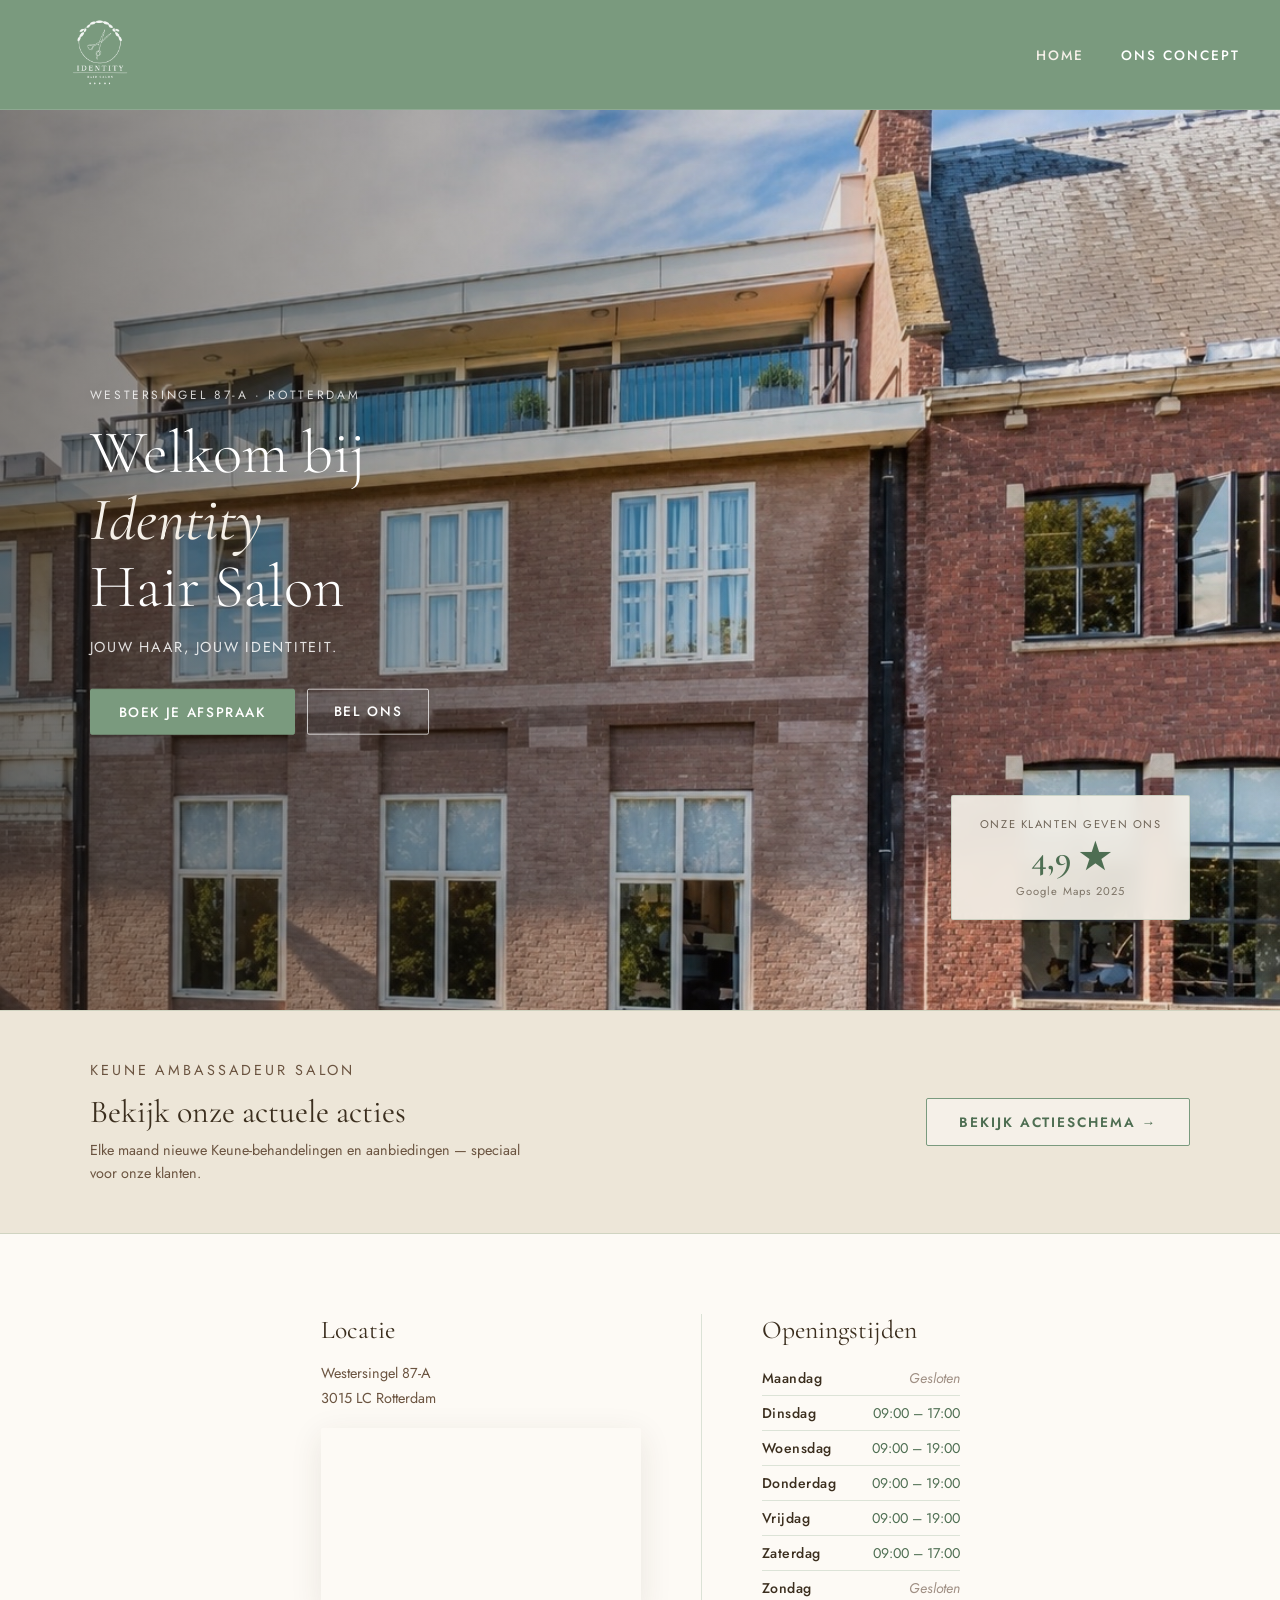
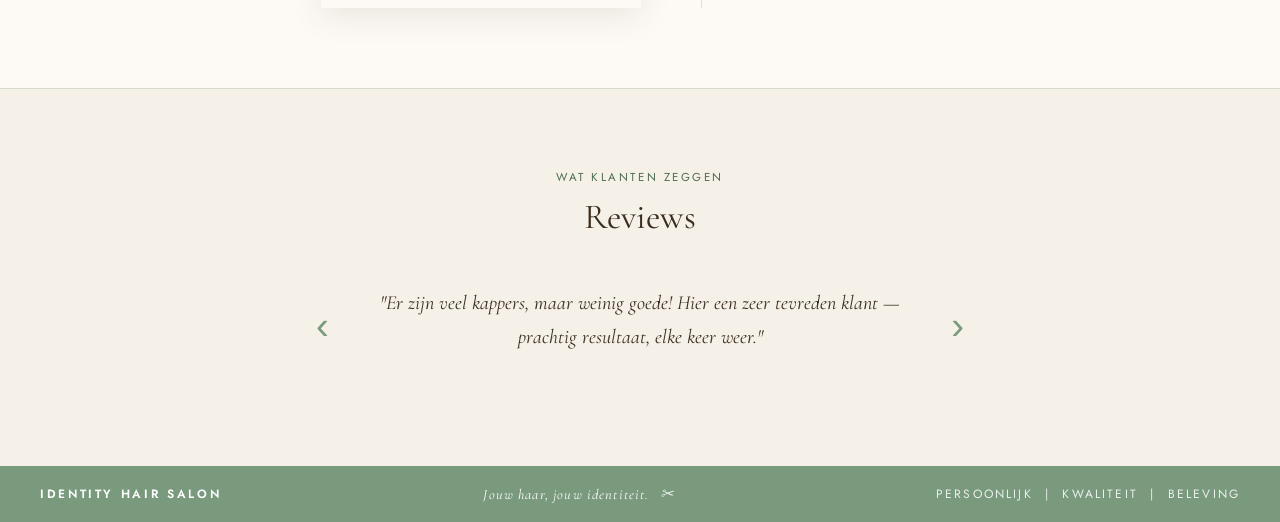
<file: index.html>
<!DOCTYPE html>
<html lang="nl">
<head>
  <meta charset="UTF-8">
  <meta name="viewport" content="width=device-width, initial-scale=1.0">
  <title>Identity Hair Salon</title>
  <link rel="stylesheet" href="css/style.css">
  <link rel="stylesheet" href="css/home.css">
</head>
<body>

  <!-- Navbar -->
  <nav class="navbar">
    <a href="index.html">
      <img src="assets/logo.png" alt="Identity Hair Salon" class="logo">
    </a>
    <ul class="navbar-links">
      <li><a href="index.html" class="active">Home</a></li>
      <li><a href="ons-concept.html">Ons Concept</a></li>
    </ul>
    <button class="hamburger" id="hamburger" aria-label="Menu">
      <span></span><span></span><span></span>
    </button>
  </nav>

  <nav class="mobile-nav" id="mobile-nav">
    <a href="index.html" class="active">Home</a>
    <a href="ons-concept.html">Ons Concept</a>
  </nav>

  <!-- Hero -->
  <section class="hero">
    <img src="assets/hero.png" alt="Identity Hair Salon interieur">
    <div class="hero-overlay"></div>
    <div class="hero-content">
      <p class="hero-eyebrow">Westersingel 87-A · Rotterdam</p>
      <h1>Welkom bij<br><span class="hero-brand">Identity</span><br>Hair Salon</h1>
      <p class="hero-sub">Jouw haar, jouw identiteit.</p>
      <div class="hero-buttons">
        <a href="https://www.salonhub.nl" class="btn">Boek je afspraak</a>
        <a href="tel:+31000000000" class="btn-outline">Bel ons</a>
      </div>
    </div>
    <div class="hero-rating">
      <p class="rating-label">Onze klanten geven ons</p>
      <p class="rating-score">4,9 ★</p>
      <p class="rating-source">Google Maps 2025</p>
    </div>
  </section>

  <!-- Acties Banner -->
  <section class="acties-banner">
    <div class="acties-banner-inner">
      <div class="acties-text">
        <p class="acties-eyebrow">Keune Ambassadeur Salon</p>
        <h2>Bekijk onze actuele acties</h2>
        <p>Elke maand nieuwe Keune-behandelingen en aanbiedingen — speciaal voor onze klanten.</p>
      </div>
      <a href="ons-concept.html#acties" class="btn-acties">Bekijk actieschema →</a>
    </div>
  </section>

  <!-- Info -->
  <section class="info">
    <div class="locatie">
      <h2>Locatie</h2>
      <address>
        Westersingel 87-A<br>
        3015 LC Rotterdam
      </address>
      <div class="map-container">
        <iframe
          src="https://www.google.com/maps?q=Westersingel+87,+Rotterdam&output=embed&hl=nl&z=15"
          frameborder="0"
          allowfullscreen
          title="Locatie Identity Hair Salon">
        </iframe>
      </div>
    </div>
    <div class="divider-v"></div>
    <div class="openingstijden">
      <h2>Openingstijden</h2>
      <ul>
        <li><span class="day">Maandag</span>   <span class="time closed">Gesloten</span></li>
        <li><span class="day">Dinsdag</span>   <span class="time">09:00 – 17:00</span></li>
        <li><span class="day">Woensdag</span> <span class="time">09:00 – 19:00</span></li>
        <li><span class="day">Donderdag</span> <span class="time">09:00 – 19:00</span></li>
        <li><span class="day">Vrijdag</span>   <span class="time">09:00 – 19:00</span></li>
        <li><span class="day">Zaterdag</span>  <span class="time">09:00 – 17:00</span></li>
        <li><span class="day">Zondag</span>    <span class="time closed">Gesloten</span></li>
      </ul>
    </div>
  </section>

  <!-- Reviews -->
  <section class="reviews">
    <p class="section-eyebrow">Wat klanten zeggen</p>
    <h2>Reviews</h2>
    <div class="review-carousel-wrapper">
      <button class="prev" aria-label="Vorige">&#x2039;</button>
      <div class="review-carousel">
        <blockquote class="review-item active">"Er zijn veel kappers, maar weinig goede! Hier een zeer tevreden klant — prachtig resultaat, elke keer weer."</blockquote>
        <blockquote class="review-item">"Super klantvriendelijk, fijne sfeer en geweldig resultaat. Zeker een aanrader!"</blockquote>
        <blockquote class="review-item">"Fantastische salon die echt de tijd neemt en persoonlijk kijkt wat je wil. Ik ga altijd met een grote glimlach weg."</blockquote>
        <blockquote class="review-item">"Vakkundige stylisten, fijne sfeer in de zaak — altijd tevreden naar huis."</blockquote>
        <blockquote class="review-item">"Huiskamergevoel, heel persoonlijk en relaxed. En dan ook nog mooi geknipt de deur uit! 😊"</blockquote>
        <blockquote class="review-item">"Superfijn team. Denken echt met je mee en de sfeer is geweldig. Aanrader!"</blockquote>
      </div>
      <button class="next" aria-label="Volgende">&#x203A;</button>
    </div>
  </section>

  <!-- Footer -->
  <footer>
    <span class="footer-brand">Identity Hair Salon</span>
    <span class="footer-tagline">
      Jouw haar, jouw identiteit.
      <span class="scissors-icon">✂</span>
    </span>
    <span class="footer-values">Persoonlijk &nbsp;|&nbsp; Kwaliteit &nbsp;|&nbsp; Beleving</span>
  </footer>

  <script>
    // Hamburger
    const ham = document.getElementById('hamburger');
    const mob = document.getElementById('mobile-nav');
    ham.addEventListener('click', () => {
      ham.classList.toggle('open');
      mob.classList.toggle('open');
    });

    // Review carousel
    const items = document.querySelectorAll('.review-item');
    let current = 0;
    const show = (n) => {
      items[current].classList.remove('active');
      current = (n + items.length) % items.length;
      items[current].classList.add('active');
    };
    document.querySelector('.prev').addEventListener('click', () => show(current - 1));
    document.querySelector('.next').addEventListener('click', () => show(current + 1));
    setInterval(() => show(current + 1), 5000);
  </script>

</body>
</html>
</file>
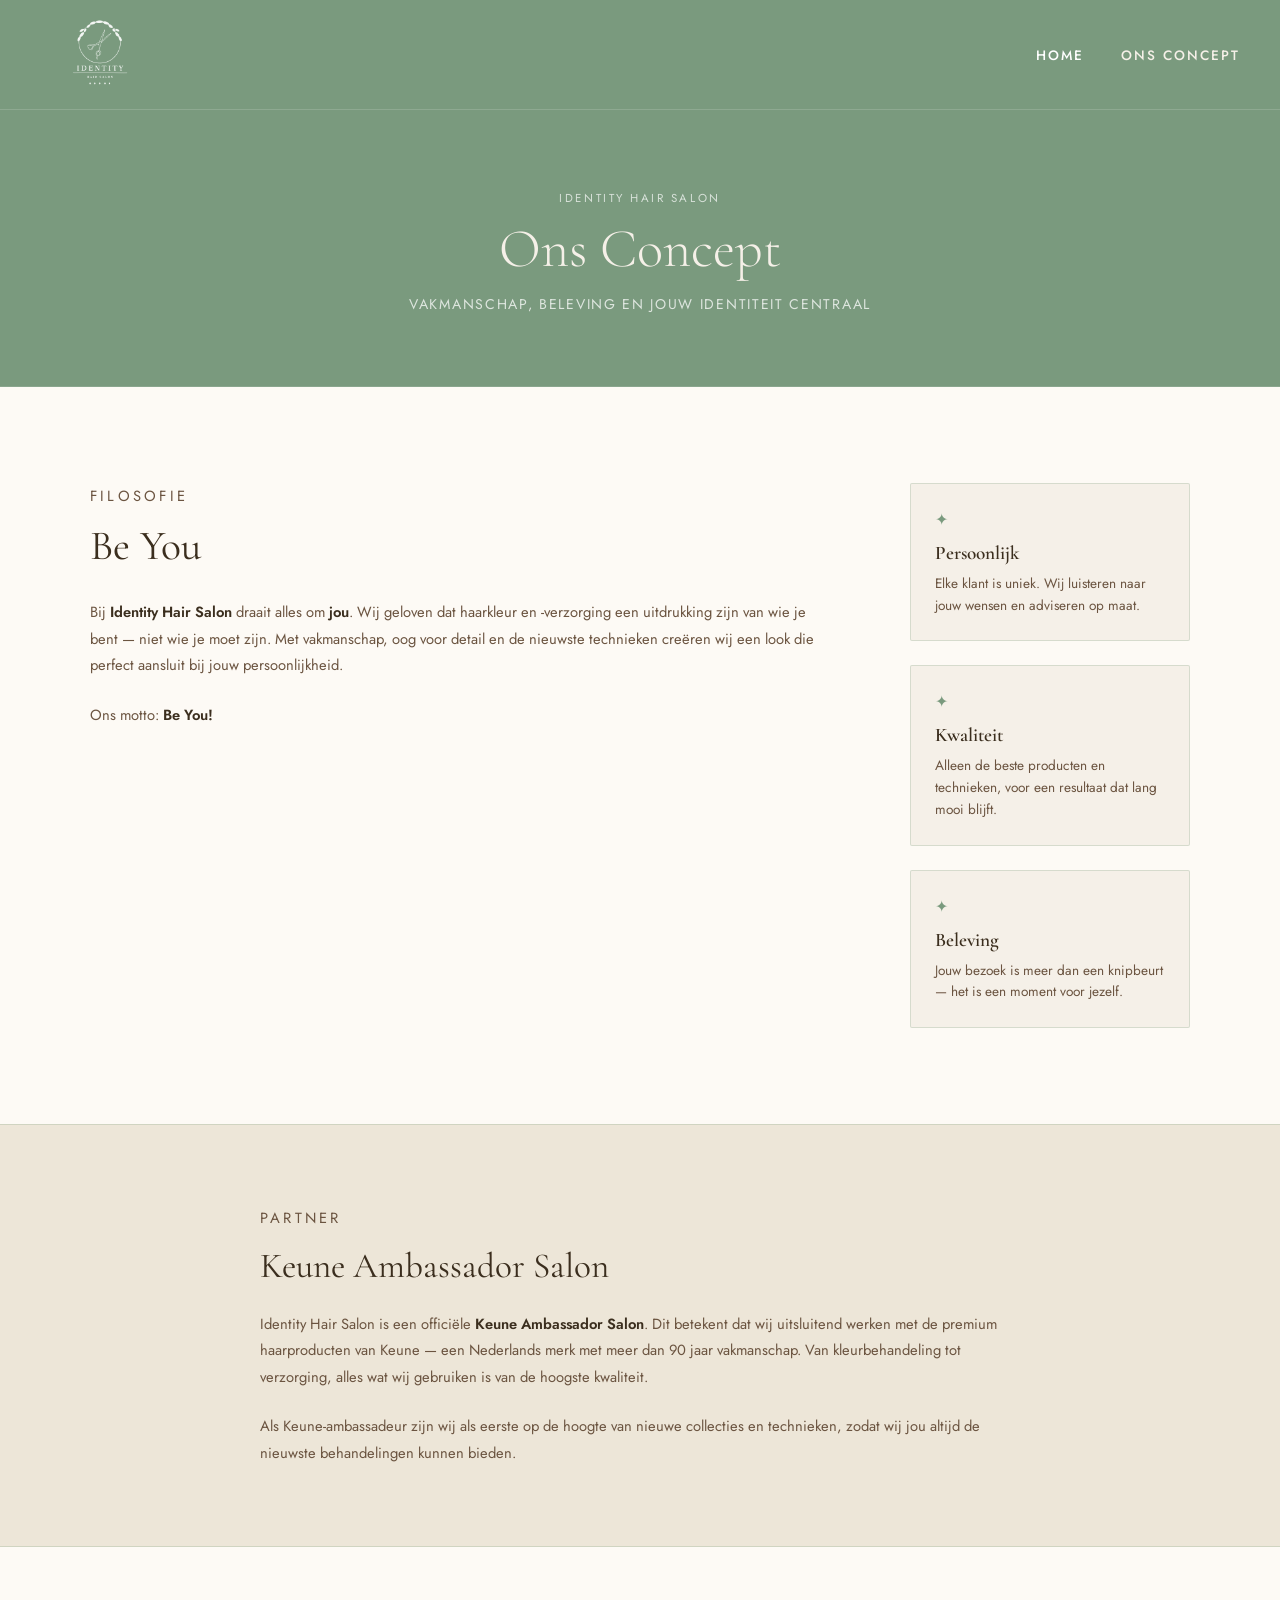
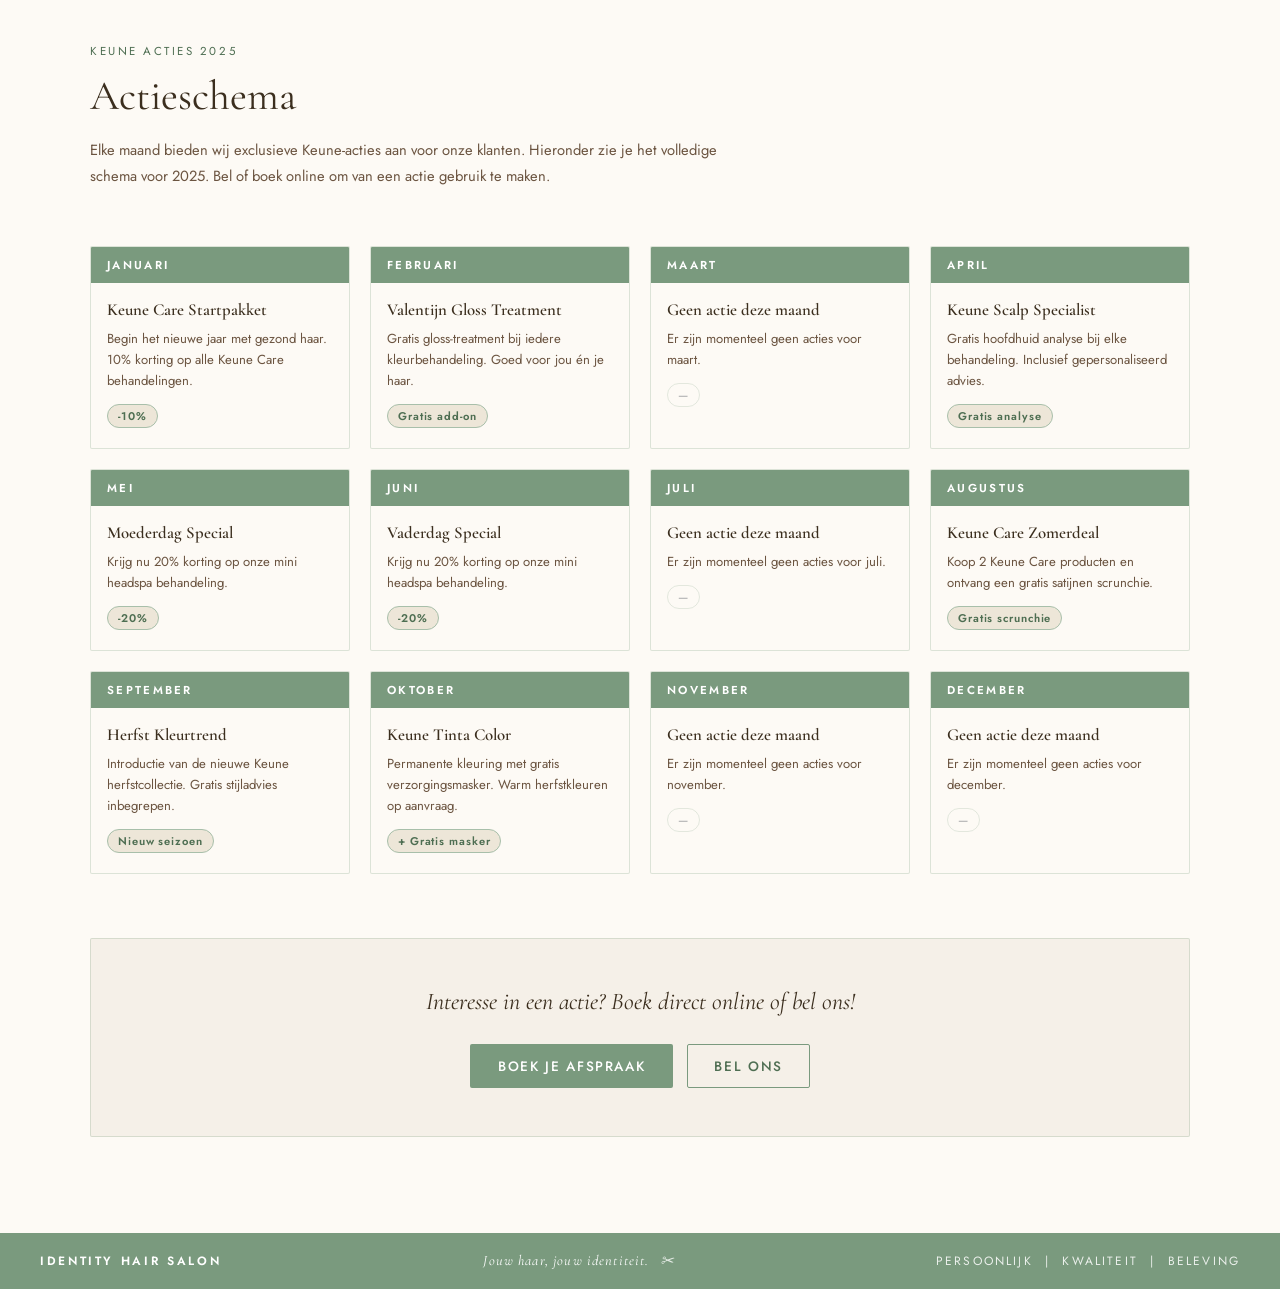
<file: ons-concept.html>
<!DOCTYPE html>
<html lang="nl">
<head>
  <meta charset="UTF-8">
  <meta name="viewport" content="width=device-width, initial-scale=1.0">
  <title>Ons Concept &amp; Acties | Identity Hair Salon</title>
  <link rel="stylesheet" href="css/style.css">
  <link rel="stylesheet" href="css/concept.css">
</head>
<body>

  <!-- Navbar -->
  <nav class="navbar">
    <a href="index.html">
      <img src="assets/logo.png" alt="Identity Hair Salon" class="logo">
    </a>
    <ul class="navbar-links">
      <li><a href="index.html">Home</a></li>
      <li><a href="ons-concept.html" class="active">Ons Concept</a></li>
    </ul>
    <button class="hamburger" id="hamburger" aria-label="Menu">
      <span></span><span></span><span></span>
    </button>
  </nav>

  <nav class="mobile-nav" id="mobile-nav">
    <a href="index.html">Home</a>
    <a href="ons-concept.html" class="active">Ons Concept</a>
  </nav>

  <!-- Page Hero -->
  <section class="page-hero">
    <div class="page-hero-inner">
      <p class="page-eyebrow">Identity Hair Salon</p>
      <h1>Ons Concept</h1>
      <p class="page-sub">Vakmanschap, beleving en jouw identiteit centraal</p>
    </div>
  </section>

  <!-- Filosofie -->
  <section class="filosofie">
    <div class="filosofie-inner">
      <div class="filosofie-text">
        <p class="section-eyebrow">Filosofie</p>
        <h2>Be You</h2>
        <p>Bij <strong>Identity Hair Salon</strong> draait alles om <strong>jou</strong>. Wij geloven dat haarkleur en -verzorging een uitdrukking zijn van wie je bent — niet wie je moet zijn. Met vakmanschap, oog voor detail en de nieuwste technieken creëren wij een look die perfect aansluit bij jouw persoonlijkheid.</p>
        <br>
        <p>Ons motto: <strong>Be You!</strong></p>
      </div>

      <div class="filosofie-values">
        <div class="value-card">
          <span class="value-icon">✦</span>
          <h3>Persoonlijk</h3>
          <p>Elke klant is uniek. Wij luisteren naar jouw wensen en adviseren op maat.</p>
        </div>
        <div class="value-card">
          <span class="value-icon">✦</span>
          <h3>Kwaliteit</h3>
          <p>Alleen de beste producten en technieken, voor een resultaat dat lang mooi blijft.</p>
        </div>
        <div class="value-card">
          <span class="value-icon">✦</span>
          <h3>Beleving</h3>
          <p>Jouw bezoek is meer dan een knipbeurt — het is een moment voor jezelf.</p>
        </div>
      </div>
    </div>
  </section>

  <!-- Keune Ambassador -->
  <section class="keune-section">
    <div class="keune-inner">
      <p class="section-eyebrow">Partner</p>
      <h2>Keune Ambassador Salon</h2>
      <p>Identity Hair Salon is een officiële <strong>Keune Ambassador Salon</strong>. Dit betekent dat wij uitsluitend werken met de premium haarproducten van Keune — een Nederlands merk met meer dan 90 jaar vakmanschap. Van kleurbehandeling tot verzorging, alles wat wij gebruiken is van de hoogste kwaliteit.</p>
      <br>
      <p>Als Keune-ambassadeur zijn wij als eerste op de hoogte van nieuwe collecties en technieken, zodat wij jou altijd de nieuwste behandelingen kunnen bieden.</p>
    </div>
  </section>

  <!-- Actieschema -->
  <section class="acties-section" id="acties">
    <div class="acties-inner">
      <p class="section-eyebrow">Keune Acties 2025</p>
      <h2>Actieschema</h2>
      <p class="acties-intro">Elke maand bieden wij exclusieve Keune-acties aan voor onze klanten. Hieronder zie je het volledige schema voor 2025. Bel of boek online om van een actie gebruik te maken.</p>

      <div class="acties-grid">

        <div class="actie-card">
          <div class="actie-maand">Januari</div>
          <div class="actie-body">
            <h4>Keune Care Startpakket</h4>
            <p>Begin het nieuwe jaar met gezond haar. 10% korting op alle Keune Care behandelingen.</p>
            <span class="actie-badge">-10%</span>
          </div>
        </div>

        <div class="actie-card">
          <div class="actie-maand">Februari</div>
          <div class="actie-body">
            <h4>Valentijn Gloss Treatment</h4>
            <p>Gratis gloss-treatment bij iedere kleurbehandeling. Goed voor jou én je haar.</p>
            <span class="actie-badge">Gratis add-on</span>
          </div>
        </div>

        <div class="actie-card">
          <div class="actie-maand">Maart</div>
          <div class="actie-body">
            <h4>Geen actie deze maand</h4>
            <p>Er zijn momenteel geen acties voor maart.</p>
            <span class="actie-badge actie-badge--leeg">—</span>
          </div>
        </div>

        <div class="actie-card">
          <div class="actie-maand">April</div>
          <div class="actie-body">
            <h4>Keune Scalp Specialist</h4>
            <p>Gratis hoofdhuid analyse bij elke behandeling. Inclusief gepersonaliseerd advies.</p>
            <span class="actie-badge">Gratis analyse</span>
          </div>
        </div>

        <div class="actie-card">
          <div class="actie-maand">Mei</div>
          <div class="actie-body">
            <h4>Moederdag Special</h4>
            <p>Krijg nu 20% korting op onze mini headspa behandeling.</p>
            <span class="actie-badge">-20%</span>
          </div>
        </div>

        <div class="actie-card">
          <div class="actie-maand">Juni</div>
          <div class="actie-body">
            <h4>Vaderdag Special</h4>
            <p>Krijg nu 20% korting op onze mini headspa behandeling.</p>
            <span class="actie-badge">-20%</span>
          </div>
        </div>

        <div class="actie-card">
          <div class="actie-maand">Juli</div>
          <div class="actie-body">
            <h4>Geen actie deze maand</h4>
            <p>Er zijn momenteel geen acties voor juli.</p>
            <span class="actie-badge actie-badge--leeg">—</span>
          </div>
        </div>

        <div class="actie-card">
          <div class="actie-maand">Augustus</div>
          <div class="actie-body">
            <h4>Keune Care Zomerdeal</h4>
            <p>Koop 2 Keune Care producten en ontvang een gratis satijnen scrunchie.</p>
            <span class="actie-badge">Gratis scrunchie</span>
          </div>
        </div>

        <div class="actie-card">
          <div class="actie-maand">September</div>
          <div class="actie-body">
            <h4>Herfst Kleurtrend</h4>
            <p>Introductie van de nieuwe Keune herfstcollectie. Gratis stijladvies inbegrepen.</p>
            <span class="actie-badge">Nieuw seizoen</span>
          </div>
        </div>

        <div class="actie-card">
          <div class="actie-maand">Oktober</div>
          <div class="actie-body">
            <h4>Keune Tinta Color</h4>
            <p>Permanente kleuring met gratis verzorgingsmasker. Warm herfstkleuren op aanvraag.</p>
            <span class="actie-badge">+ Gratis masker</span>
          </div>
        </div>

        <div class="actie-card">
          <div class="actie-maand">November</div>
          <div class="actie-body">
            <h4>Geen actie deze maand</h4>
            <p>Er zijn momenteel geen acties voor november.</p>
            <span class="actie-badge actie-badge--leeg">—</span>
          </div>
        </div>

        <div class="actie-card">
          <div class="actie-maand">December</div>
          <div class="actie-body">
            <h4>Geen actie deze maand</h4>
            <p>Er zijn momenteel geen acties voor december.</p>
            <span class="actie-badge actie-badge--leeg">—</span>
          </div>
        </div>

      </div>

      <div class="acties-cta">
        <p>Interesse in een actie? Boek direct online of bel ons!</p>
        <div class="acties-cta-buttons">
          <a href="https://www.salonhub.nl" class="btn">Boek je afspraak</a>
          <a href="tel:+31000000000" class="btn-outline">Bel ons</a>
        </div>
      </div>
    </div>
  </section>

  <!-- Footer -->
  <footer>
    <span class="footer-brand">Identity Hair Salon</span>
    <span class="footer-tagline">
      Jouw haar, jouw identiteit.
      <span class="scissors-icon">✂</span>
    </span>
    <span class="footer-values">Persoonlijk &nbsp;|&nbsp; Kwaliteit &nbsp;|&nbsp; Beleving</span>
  </footer>

  <script>
    const ham = document.getElementById('hamburger');
    const mob = document.getElementById('mobile-nav');
    ham.addEventListener('click', () => {
      ham.classList.toggle('open');
      mob.classList.toggle('open');
    });
  </script>

</body>
</html>
</file>
<file: css/style.css>
@import url('https://fonts.googleapis.com/css2?family=Cormorant+Garamond:ital,wght@0,300;0,400;0,600;1,300;1,400&family=Jost:wght@300;400;500;600&display=swap');

/* ── Variables ──────────────────────────────────────── */
:root {
  --sage:       #7a9a7e;
  --sage-light: #a8bfaa;
  --sage-dark:  #4e6e52;
  --cream:      #f5f0e8;
  --cream-dark: #ede6d8;
  --brown:      #3b2e1e;
  --brown-mid:  #6b5440;
  --white:      #fdfaf5;
  --text:       #3b2e1e;
  --border:     rgba(122,154,126,0.25);
  --shadow:     0 8px 32px rgba(59,46,30,0.10);
}

/* ── Reset ──────────────────────────────────────────── */
*, *::before, *::after { box-sizing: border-box; margin: 0; padding: 0; }

html { height: 100%; scroll-behavior: smooth; }

body {
  font-family: 'Jost', sans-serif;
  color: var(--text);
  background: var(--white);
  min-height: 100%;
  display: flex;
  flex-direction: column;
  padding-top: 110px;
}

img { display: block; max-width: 100%; }
a { text-decoration: none; color: inherit; }

/* ── Navbar ─────────────────────────────────────────── */
.navbar {
  position: fixed;
  top: 0; left: 0; right: 0;
  z-index: 1000;
  display: flex;
  justify-content: space-between;
  align-items: center;
  background: var(--sage);
  padding: 0 40px;
  height: 110px;
  border-bottom: 1px solid rgba(255,255,255,0.15);
}

.navbar .logo {
  height: 80px;
  width: auto;
  object-fit: contain;
  filter: brightness(0) invert(1);
  opacity: 0.92;
}

.navbar-links {
  display: flex;
  gap: 36px;
  align-items: center;
  list-style: none;
}

.navbar-links a {
  color: #fff;
  font-family: 'Jost', sans-serif;
  font-weight: 500;
  font-size: 0.85rem;
  letter-spacing: 0.15em;
  text-transform: uppercase;
  transition: color 0.3s;
}

.navbar-links a:hover,
.navbar-links a.active {
  color: var(--cream);
}

/* ── Hamburger ──────────────────────────────────────── */
.hamburger {
  display: none;
  flex-direction: column;
  gap: 5px;
  background: none;
  border: none;
  cursor: pointer;
  padding: 4px;
}
.hamburger span {
  display: block;
  width: 24px; height: 2px;
  background: #fff;
  border-radius: 2px;
  transition: all 0.3s;
}
.hamburger.open span:nth-child(1) { transform: translateY(7px) rotate(45deg); }
.hamburger.open span:nth-child(2) { opacity: 0; }
.hamburger.open span:nth-child(3) { transform: translateY(-7px) rotate(-45deg); }

/* ── Mobile nav ─────────────────────────────────────── */
.mobile-nav {
  display: none;
  flex-direction: column;
  background: var(--sage-dark);
  padding: 24px 32px;
  gap: 20px;
  position: fixed;
  top: 110px; left: 0; right: 0;
  z-index: 999;
}
.mobile-nav.open { display: flex; }
.mobile-nav a {
  color: #fff;
  font-size: 1rem;
  font-family: 'Jost', sans-serif;
  font-weight: 500;
  letter-spacing: 0.1em;
  text-transform: uppercase;
}
.mobile-nav a:hover { color: var(--cream); }

/* ── Buttons ─────────────────────────────────────────── */
.btn {
  display: inline-block;
  background: var(--sage);
  color: #fff;
  padding: 12px 28px;
  border-radius: 2px;
  font-family: 'Jost', sans-serif;
  font-weight: 500;
  font-size: 0.85rem;
  letter-spacing: 0.12em;
  text-transform: uppercase;
  transition: background 0.3s, transform 0.2s;
  border: none;
  cursor: pointer;
}
.btn:hover { background: var(--sage-dark); transform: translateY(-1px); }

.btn-outline {
  display: inline-block;
  border: 1.5px solid var(--sage);
  color: var(--sage-dark);
  padding: 11px 26px;
  border-radius: 2px;
  font-family: 'Jost', sans-serif;
  font-weight: 500;
  font-size: 0.85rem;
  letter-spacing: 0.12em;
  text-transform: uppercase;
  transition: all 0.3s;
  background: transparent;
  cursor: pointer;
}
.btn-outline:hover {
  background: var(--sage);
  color: #fff;
}

.btn-acties {
  display: inline-block;
  background: var(--cream);
  color: var(--sage-dark);
  border: 1.5px solid var(--sage);
  padding: 13px 32px;
  border-radius: 2px;
  font-family: 'Jost', sans-serif;
  font-weight: 600;
  font-size: 0.85rem;
  letter-spacing: 0.14em;
  text-transform: uppercase;
  transition: all 0.3s;
  cursor: pointer;
}
.btn-acties:hover {
  background: var(--sage);
  color: #fff;
}

/* ── Footer ──────────────────────────────────────────── */
footer {
  margin-top: auto;
  background: var(--sage);
  color: #fff;
  padding: 18px 40px;
  display: flex;
  align-items: center;
  justify-content: space-between;
  gap: 16px;
  font-family: 'Jost', sans-serif;
  font-size: 0.75rem;
  font-weight: 400;
  letter-spacing: 0.18em;
  text-transform: uppercase;
  flex-wrap: wrap;
}

.footer-brand {
  font-weight: 600;
  letter-spacing: 0.22em;
}

.footer-tagline {
  display: flex;
  align-items: center;
  gap: 10px;
  font-style: italic;
  font-family: 'Cormorant Garamond', serif;
  font-size: 0.9rem;
  letter-spacing: 0.08em;
  text-transform: none;
}

.footer-tagline .scissors-icon {
  font-size: 1rem;
  opacity: 0.8;
}

.footer-values {
  letter-spacing: 0.18em;
  opacity: 0.85;
}

/* ── Responsive ─────────────────────────────────────── */
@media (max-width: 768px) {
  body { padding-top: 80px; }
  .navbar { height: 80px; padding: 0 20px; }
  .navbar .logo { height: 56px; }
  .navbar-links { display: none; }
  .hamburger { display: flex; }
  .mobile-nav { top: 80px; }

  footer {
    flex-direction: column;
    text-align: center;
    gap: 8px;
    padding: 16px 20px;
  }
}
</file>
<file: css/home.css>
/* ── Hero ────────────────────────────────────────────── */
.hero {
  position: relative;
  width: 100%;
  overflow: hidden;
}

.hero img {
  width: 100%;
  height: 100vh;
  object-fit: cover;
  object-position: center top;
  display: block;
}

.hero-overlay {
  position: absolute;
  inset: 0;
  background: linear-gradient(
    to right,
    rgba(30, 24, 18, 0.55) 0%,
    rgba(30, 24, 18, 0.15) 60%,
    rgba(30, 24, 18, 0.05) 100%
  );
}

.hero-content {
  position: absolute;
  top: 50%;
  left: 7%;
  transform: translateY(-50%);
  color: #fff;
  max-width: 380px;
}

.hero-eyebrow {
  font-family: 'Jost', sans-serif;
  font-size: 0.75rem;
  letter-spacing: 0.22em;
  text-transform: uppercase;
  opacity: 0.8;
  margin-bottom: 16px;
}

.hero-content h1 {
  font-family: 'Cormorant Garamond', serif;
  font-size: 3.8rem;
  font-weight: 300;
  line-height: 1.1;
  margin-bottom: 16px;
  color: #fff;
}

.hero-brand {
  font-style: italic;
  font-weight: 400;
  color: var(--cream);
}

.hero-sub {
  font-family: 'Jost', sans-serif;
  font-size: 0.9rem;
  letter-spacing: 0.12em;
  opacity: 0.85;
  margin-bottom: 32px;
  text-transform: uppercase;
}

.hero-buttons {
  display: flex;
  gap: 12px;
  flex-wrap: wrap;
}

.hero-buttons .btn {
  background: var(--sage);
  border: 1.5px solid var(--sage);
  color: #fff;
}
.hero-buttons .btn:hover {
  background: var(--sage-dark);
  border-color: var(--sage-dark);
}

.hero-buttons .btn-outline {
  border-color: rgba(255,255,255,0.7);
  color: #fff;
}
.hero-buttons .btn-outline:hover {
  background: rgba(255,255,255,0.15);
  color: #fff;
}

.hero-rating {
  position: absolute;
  bottom: 10%;
  right: 7%;
  background: rgba(245, 240, 232, 0.92);
  backdrop-filter: blur(8px);
  border: 1px solid rgba(122,154,126,0.3);
  padding: 20px 28px;
  border-radius: 2px;
  text-align: center;
  color: var(--brown);
  box-shadow: var(--shadow);
  min-width: 140px;
}

.rating-label {
  font-size: 0.7rem;
  letter-spacing: 0.14em;
  text-transform: uppercase;
  opacity: 0.7;
  margin-bottom: 8px;
}

.rating-score {
  font-family: 'Cormorant Garamond', serif;
  font-size: 2.2rem;
  font-weight: 600;
  color: var(--sage-dark);
  line-height: 1;
  margin-bottom: 8px;
}

.rating-source {
  font-size: 0.7rem;
  letter-spacing: 0.1em;
  opacity: 0.6;
}

/* ── Acties Banner ──────────────────────────────────── */
.acties-banner {
  background: var(--cream-dark);
  border-top: 1px solid var(--border);
  border-bottom: 1px solid var(--border);
  padding: 48px 60px;
}

.acties-banner-inner {
  max-width: 1100px;
  margin: 0 auto;
  display: flex;
  align-items: center;
  justify-content: space-between;
  gap: 40px;
  flex-wrap: wrap;
}

.acties-eyebrow {
  font-size: 0.72rem;
  letter-spacing: 0.2em;
  text-transform: uppercase;
  color: var(--sage-dark);
  margin-bottom: 10px;
}

.acties-text h2 {
  font-family: 'Cormorant Garamond', serif;
  font-size: 2rem;
  font-weight: 400;
  color: var(--brown);
  margin-bottom: 8px;
}

.acties-text p {
  font-size: 0.9rem;
  color: var(--brown-mid);
  max-width: 440px;
  line-height: 1.6;
}

/* ── Info ────────────────────────────────────────────── */
.info {
  display: flex;
  justify-content: center;
  align-items: flex-start;
  gap: 0;
  padding: 80px 60px;
  background: var(--white);
  max-width: 1100px;
  margin: 0 auto;
  width: 100%;
  box-sizing: border-box;
}

.divider-v {
  width: 1px;
  background: var(--border);
  align-self: stretch;
  margin: 0 60px;
  flex-shrink: 0;
}

.info h2 {
  font-family: 'Cormorant Garamond', serif;
  font-size: 1.6rem;
  font-weight: 400;
  color: var(--brown);
  margin-bottom: 16px;
}

.locatie address {
  font-style: normal;
  font-size: 0.9rem;
  line-height: 1.7;
  color: var(--brown-mid);
  margin-bottom: 18px;
}

.map-container {
  width: 320px;
  height: 180px;
  border-radius: 2px;
  overflow: hidden;
  box-shadow: var(--shadow);
}

.map-container iframe {
  width: 100%; height: 100%;
  border: 0;
}

.openingstijden ul {
  list-style: none;
  padding: 0;
}

.openingstijden li {
  display: flex;
  justify-content: space-between;
  padding: 7px 0;
  border-bottom: 1px solid var(--border);
  font-size: 0.88rem;
}

.openingstijden li:last-child { border-bottom: none; }

.openingstijden .day {
  font-weight: 500;
  letter-spacing: 0.04em;
  min-width: 110px;
}

.openingstijden .time {
  color: var(--sage-dark);
  font-weight: 400;
}

.openingstijden .time.closed {
  color: #a09085;
  font-style: italic;
}

/* ── Reviews ─────────────────────────────────────────── */
.reviews {
  background: var(--cream);
  text-align: center;
  padding: 80px 40px 100px;
  border-top: 1px solid var(--border);
}

.section-eyebrow {
  font-size: 0.72rem;
  letter-spacing: 0.22em;
  text-transform: uppercase;
  color: var(--sage-dark);
  margin-bottom: 10px;
}

.reviews h2 {
  font-family: 'Cormorant Garamond', serif;
  font-size: 2.2rem;
  font-weight: 400;
  color: var(--brown);
  margin-bottom: 48px;
}

.review-carousel-wrapper {
  position: relative;
  width: 56%;
  margin: 0 auto;
  display: flex;
  justify-content: center;
  align-items: center;
  min-height: 80px;
}

.review-carousel {
  position: relative;
  width: 100%;
  min-height: 80px;
}

.review-item {
  position: absolute;
  top: 0; left: 0;
  width: 100%;
  opacity: 0;
  transition: opacity 0.6s ease;
  font-family: 'Cormorant Garamond', serif;
  font-size: 1.25rem;
  font-style: italic;
  line-height: 1.7;
  color: var(--brown);
  text-align: center;
  padding: 0 20px;
  pointer-events: none;
}

.review-item.active {
  opacity: 1;
  position: relative;
  pointer-events: auto;
}

.prev, .next {
  background: none;
  border: none;
  font-size: 2.4rem;
  color: var(--sage);
  cursor: pointer;
  transition: color 0.3s, transform 0.2s;
  flex-shrink: 0;
  line-height: 1;
  padding: 0 12px;
}

.prev:hover, .next:hover {
  color: var(--sage-dark);
  transform: scale(1.15);
}

/* ── Responsive ─────────────────────────────────────── */
@media (max-width: 900px) {
  .info {
    flex-direction: column;
    align-items: center;
    padding: 60px 32px;
  }
  .divider-v { display: none; }
  .map-container { width: 100%; }
  .acties-banner { padding: 40px 32px; }
}

@media (max-width: 768px) {
  .hero img { height: 65vh; }

  .hero-content {
    left: 5%;
    max-width: 280px;
  }

  .hero-content h1 { font-size: 2.8rem; }

  .hero-rating {
    bottom: 5%;
    right: 5%;
    padding: 14px 18px;
  }

  .review-carousel-wrapper { width: 88%; }

  .acties-banner-inner {
    flex-direction: column;
    align-items: flex-start;
  }
}

@media (max-width: 480px) {
  .hero-content h1 { font-size: 2.2rem; }
  .hero-rating { display: none; }
  .hero-buttons { flex-direction: column; }
  .hero-buttons .btn,
  .hero-buttons .btn-outline { width: 100%; text-align: center; }
}
</file>
<file: css/concept.css>
/* ── Page Hero ───────────────────────────────────────── */
.page-hero {
  background: var(--sage);
  padding: 80px 60px 72px;
  text-align: center;
  border-bottom: 1px solid rgba(255,255,255,0.12);
}

.page-hero-inner {
  max-width: 700px;
  margin: 0 auto;
}

.page-eyebrow {
  font-size: 0.72rem;
  letter-spacing: 0.22em;
  text-transform: uppercase;
  color: rgba(255,255,255,0.7);
  margin-bottom: 14px;
}

.page-hero h1 {
  font-family: 'Cormorant Garamond', serif;
  font-size: 3.4rem;
  font-weight: 300;
  color: var(--cream);
  margin-bottom: 14px;
  line-height: 1.1;
}

.page-sub {
  font-size: 0.88rem;
  letter-spacing: 0.12em;
  color: rgba(255,255,255,0.75);
  text-transform: uppercase;
}

/* ── Filosofie ───────────────────────────────────────── */
.filosofie {
  background: var(--white);
  padding: 96px 60px;
}

.filosofie-inner {
  max-width: 1100px;
  margin: 0 auto;
  display: flex;
  gap: 80px;
  align-items: flex-start;
  flex-wrap: wrap;
}

.filosofie-text {
  flex: 1 1 440px;
}

.section-eyebrow {
  font-size: 0.72rem;
  letter-spacing: 0.22em;
  text-transform: uppercase;
  color: var(--sage-dark);
  margin-bottom: 12px;
  display: block;
}

.filosofie-text h2 {
  font-family: 'Cormorant Garamond', serif;
  font-size: 2.6rem;
  font-weight: 400;
  color: var(--brown);
  margin-bottom: 28px;
}

.filosofie-text p {
  font-size: 0.92rem;
  line-height: 1.8;
  color: var(--brown-mid);
}

.filosofie-text strong {
  color: var(--brown);
  font-weight: 600;
}

.filosofie-values {
  flex: 0 0 280px;
  display: flex;
  flex-direction: column;
  gap: 24px;
}

.value-card {
  background: var(--cream);
  border: 1px solid var(--border);
  border-radius: 2px;
  padding: 24px 24px;
}

.value-icon {
  color: var(--sage);
  font-size: 1rem;
  display: block;
  margin-bottom: 10px;
}

.value-card h3 {
  font-family: 'Cormorant Garamond', serif;
  font-size: 1.2rem;
  font-weight: 600;
  color: var(--brown);
  margin-bottom: 8px;
}

.value-card p {
  font-size: 0.85rem;
  line-height: 1.6;
  color: var(--brown-mid);
}

/* ── Keune Section ───────────────────────────────────── */
.keune-section {
  background: var(--cream-dark);
  border-top: 1px solid var(--border);
  border-bottom: 1px solid var(--border);
  padding: 80px 60px;
}

.keune-inner {
  max-width: 760px;
  margin: 0 auto;
}

.keune-inner h2 {
  font-family: 'Cormorant Garamond', serif;
  font-size: 2.2rem;
  font-weight: 400;
  color: var(--brown);
  margin-bottom: 24px;
}

.keune-inner p {
  font-size: 0.92rem;
  line-height: 1.8;
  color: var(--brown-mid);
}

.keune-inner strong {
  color: var(--brown);
  font-weight: 600;
}

/* ── Acties Section ──────────────────────────────────── */
.acties-section {
  background: var(--white);
  padding: 96px 60px;
}

.acties-inner {
  max-width: 1100px;
  margin: 0 auto;
}

.acties-inner > .section-eyebrow {
  display: block;
  margin-bottom: 12px;
}

.acties-inner h2 {
  font-family: 'Cormorant Garamond', serif;
  font-size: 2.6rem;
  font-weight: 400;
  color: var(--brown);
  margin-bottom: 16px;
}

.acties-intro {
  font-size: 0.92rem;
  line-height: 1.8;
  color: var(--brown-mid);
  max-width: 640px;
  margin-bottom: 56px;
}

/* ── Acties Grid ─────────────────────────────────────── */
.acties-grid {
  display: grid;
  grid-template-columns: repeat(4, 1fr);
  gap: 20px;
  margin-bottom: 64px;
}

.actie-card {
  border: 1px solid var(--border);
  border-radius: 2px;
  overflow: hidden;
  background: var(--white);
  transition: box-shadow 0.3s, transform 0.2s;
}

.actie-card:hover {
  box-shadow: 0 8px 28px rgba(59,46,30,0.10);
  transform: translateY(-2px);
}

.actie-maand {
  background: var(--sage);
  color: #fff;
  font-family: 'Jost', sans-serif;
  font-size: 0.72rem;
  font-weight: 600;
  letter-spacing: 0.2em;
  text-transform: uppercase;
  padding: 10px 16px;
}

.actie-body {
  padding: 16px 16px 20px;
  position: relative;
}

.actie-body h4 {
  font-family: 'Cormorant Garamond', serif;
  font-size: 1.05rem;
  font-weight: 600;
  color: var(--brown);
  margin-bottom: 8px;
}

.actie-body p {
  font-size: 0.82rem;
  line-height: 1.6;
  color: var(--brown-mid);
  margin-bottom: 12px;
}

.actie-badge {
  display: inline-block;
  background: var(--cream-dark);
  border: 1px solid var(--sage-light);
  color: var(--sage-dark);
  font-size: 0.7rem;
  font-weight: 600;
  letter-spacing: 0.08em;
  padding: 3px 10px;
  border-radius: 999px;
}

.actie-badge--leeg {
  background: transparent;
  border-color: rgba(122,154,126,0.2);
  color: #bbb;
}

/* ── CTA ─────────────────────────────────────────────── */
.acties-cta {
  background: var(--cream);
  border: 1px solid var(--border);
  border-radius: 2px;
  padding: 48px 60px;
  text-align: center;
}

.acties-cta p {
  font-family: 'Cormorant Garamond', serif;
  font-size: 1.5rem;
  font-style: italic;
  color: var(--brown);
  margin-bottom: 28px;
}

.acties-cta-buttons {
  display: flex;
  gap: 14px;
  justify-content: center;
  flex-wrap: wrap;
}

/* ── Responsive ─────────────────────────────────────── */
@media (max-width: 1100px) {
  .acties-grid { grid-template-columns: repeat(3, 1fr); }
}

@media (max-width: 900px) {
  .filosofie-inner { flex-direction: column; gap: 48px; }
  .filosofie-values { flex: 0 0 auto; width: 100%; flex-direction: row; flex-wrap: wrap; }
  .value-card { flex: 1 1 200px; }
  .acties-grid { grid-template-columns: repeat(2, 1fr); }
  .filosofie, .keune-section, .acties-section { padding: 72px 40px; }
}

@media (max-width: 600px) {
  .page-hero { padding: 60px 24px; }
  .page-hero h1 { font-size: 2.4rem; }
  .acties-grid { grid-template-columns: 1fr; }
  .filosofie, .keune-section, .acties-section { padding: 56px 24px; }
  .acties-cta { padding: 36px 24px; }
}
</file>
